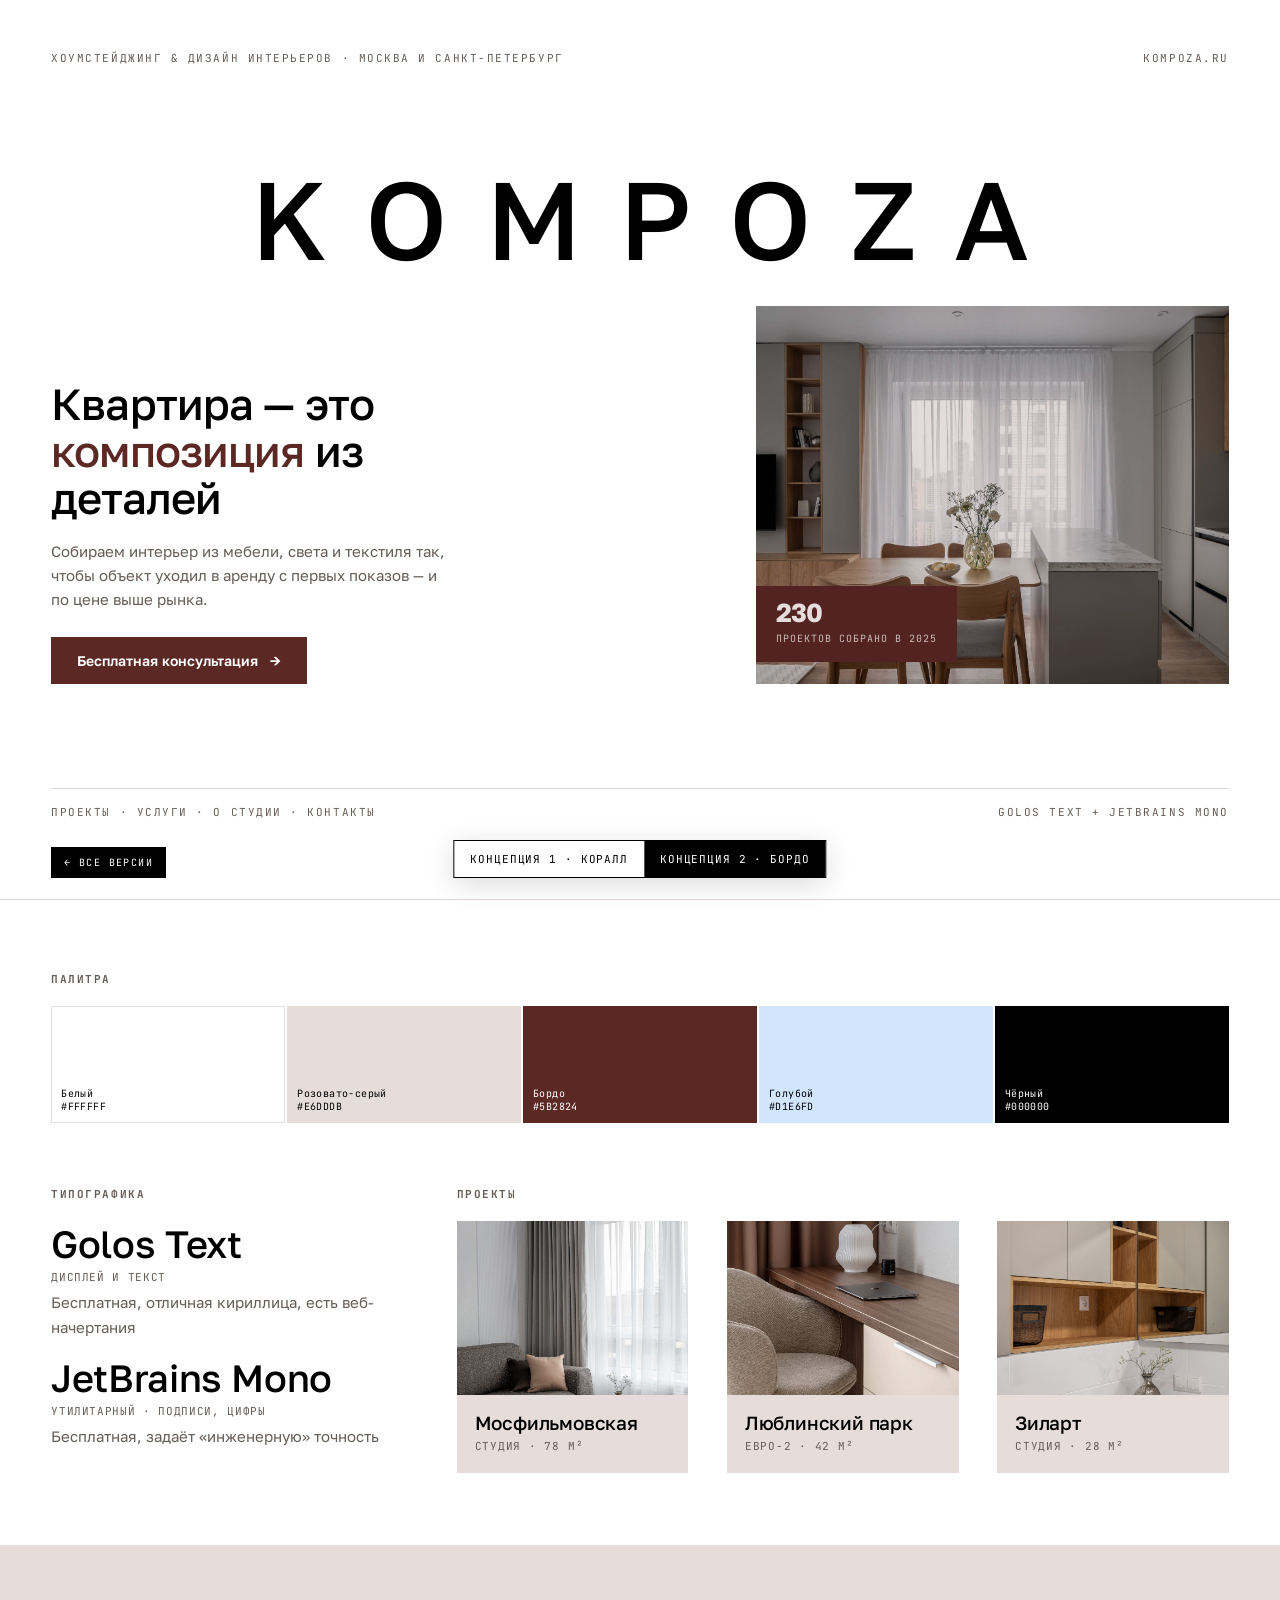
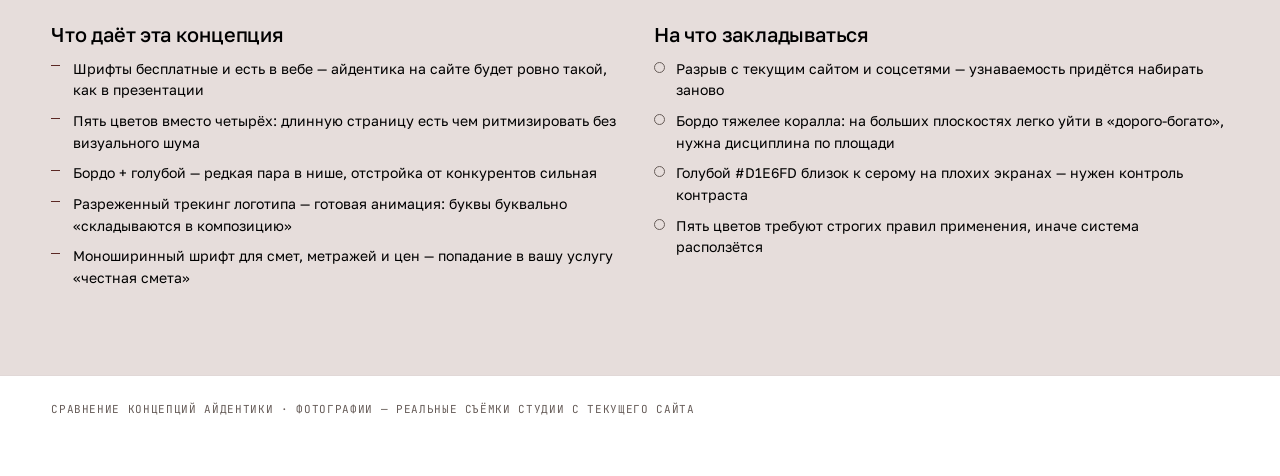
<file: design/concepts.html>
<!doctype html>
<html lang="ru" data-concept="2">
<head>
<meta charset="utf-8">
<meta name="viewport" content="width=device-width, initial-scale=1">
<title>KOMPOZA — сравнение концепций айдентики</title>
<link rel="preconnect" href="https://fonts.googleapis.com">
<link rel="preconnect" href="https://fonts.gstatic.com" crossorigin>
<link href="https://fonts.googleapis.com/css2?family=Golos+Text:wght@400;500;600;700;900&family=JetBrains+Mono:wght@400;500&family=Inter+Tight:wght@400;500;600;700;900&family=PT+Serif:ital,wght@0,400;0,700;1,400&display=swap" rel="stylesheet">
<style>
/* ============ TOKENS ============ */
:root{
  --ease: cubic-bezier(.22,1,.36,1);
  --ease-io: cubic-bezier(.65,0,.35,1);
  --dur: .9s;
  --gut: clamp(20px, 4vw, 64px);
}

/* Концепция 1 — коралл */
[data-concept="1"]{
  --bg:        #FFFFFF;
  --surface:   #EDE6E2;
  --ink:       #000000;
  --accent:    #FF9775;
  --accent-ink:#000000;
  --muted:     #665C58;
  --line:      rgba(0,0,0,.12);
  --display:   'Inter Tight', system-ui, sans-serif;
  --body:      'Inter Tight', system-ui, sans-serif;
  --util:      'Inter Tight', system-ui, sans-serif;  /* служебное — тот же гротеск */
  --accent-face:'PT Serif', Georgia, serif;           /* засечный только как акцент */
  --track:     -.045em;   /* плотный логотип */
  --radius:    2px;
  --disp-weight: 700;
}
/* Концепция 2 — бордо */
[data-concept="2"]{
  --bg:        #FFFFFF;
  --surface:   #E6DDDB;
  --ink:       #000000;
  --accent:    #5B2824;
  --accent-ink:#FFFFFF;
  --cool:      #D1E6FD;
  --muted:     #665C58;
  --line:      rgba(91,40,36,.18);
  --display:   'Golos Text', system-ui, sans-serif;
  --body:      'Golos Text', system-ui, sans-serif;
  --util:      'JetBrains Mono', ui-monospace, monospace;
  --accent-face:'Golos Text', system-ui, sans-serif;
  --track:     .34em;     /* разреженный логотип */
  --radius:    0px;
  --disp-weight: 500;
}
[data-concept="1"]{ --cool: #EDE6E2; }

*{box-sizing:border-box}
html,body{margin:0;padding:0}
body{
  background:var(--bg); color:var(--ink);
  font-family:var(--body);
  -webkit-font-smoothing:antialiased;
  transition:background var(--dur) var(--ease), color var(--dur) var(--ease);
  overflow-x:hidden;
}
img{max-width:100%;display:block}

/* ============ ПЕРЕКЛЮЧАТЕЛЬ ============ */
.switch{
  position:fixed; z-index:100; bottom:22px; left:50%; transform:translateX(-50%);
  display:flex; gap:0; align-items:stretch;
  border:1px solid var(--ink); background:var(--bg);
  box-shadow:0 6px 28px rgba(0,0,0,.14);
  transition:border-color var(--dur) var(--ease), background var(--dur) var(--ease);
}
.switch button{
  font-family:var(--util); font-size:11px; letter-spacing:.08em; text-transform:uppercase;
  padding:11px 16px; border:0; background:transparent; color:var(--ink); cursor:pointer;
  transition:background .45s var(--ease), color .45s var(--ease);
}
.switch button[aria-pressed="true"]{ background:var(--ink); color:var(--bg); }
.switch button:focus-visible{ outline:2px solid var(--accent); outline-offset:2px; }

/* ============ HERO ============ */
.hero{
  min-height:100svh; position:relative; display:grid;
  grid-template-rows:auto 1fr auto; padding:var(--gut); padding-bottom:80px; gap:24px;
  border-bottom:1px solid var(--line);
}
.topbar{display:flex; justify-content:space-between; align-items:baseline; gap:24px; flex-wrap:wrap}
.eyebrow{
  font-family:var(--util); font-size:11px; letter-spacing:.14em; text-transform:uppercase;
  color:var(--muted); transition:font-family var(--dur) var(--ease);
}

/* Логотип: буквы как отдельные «детали» */
.wordmark{
  display:flex; justify-content:center; align-items:center; flex-wrap:nowrap;
  white-space:nowrap; max-width:100%;
  font-family:var(--display); font-weight:var(--disp-weight);
  font-size:clamp(30px, 8.6vw, 124px); line-height:.9;
  letter-spacing:var(--track);
  transition:letter-spacing var(--dur) var(--ease), font-weight var(--dur) var(--ease);
}
/* letter-spacing добавляет пробел и после последней буквы — снимаем его, иначе логотип уезжает вправо */
.wordmark span:last-child{ margin-right:calc(-1 * var(--track)); }
.wordmark span{
  display:inline-block;
  transition:transform var(--dur) var(--ease), color var(--dur) var(--ease);
  will-change:transform;
}
/* при переключении буквы «разлетаются и пересобираются» */
.wordmark.morph span{ transform:translateY(var(--dy)) rotate(var(--dr)); }

.hero-body{
  display:grid; grid-template-columns:1fr; gap:clamp(24px,5vw,64px);
  align-items:end;
}
@media(min-width:900px){ .hero-body{grid-template-columns:1.15fr .85fr} }

.claim{
  font-family:var(--display); font-weight:var(--disp-weight);
  font-size:clamp(26px,3.4vw,46px); line-height:1.08; letter-spacing:-.02em;
  max-width:16ch; margin:0;
}
[data-concept="1"] .claim em{ font-family:var(--accent-face); font-style:italic; font-weight:400; }
[data-concept="2"] .claim em{ font-style:normal; color:var(--accent); }

.lede{ color:var(--muted); font-size:15px; line-height:1.6; max-width:44ch; margin:18px 0 0 }

/* Фото-панель с «деталями» */
.stage{ position:relative; aspect-ratio:5/4; max-height:44svh; overflow:hidden; border-radius:var(--radius); background:var(--surface); }
.stage img{ width:100%; height:100%; object-fit:cover; }
.stage::after{
  content:""; position:absolute; inset:0;
  background:var(--accent); mix-blend-mode:multiply; opacity:0;
  transition:opacity var(--dur) var(--ease);
}
[data-concept="2"] .stage::after{ opacity:.16 }
[data-concept="1"] .stage::after{ opacity:.10 }

/* Плашка-«деталь», парящая над фото */
.detail-chip{
  position:absolute; left:0; bottom:22px; padding:14px 20px 16px;
  background:var(--accent); color:var(--accent-ink);
  transition:background var(--dur) var(--ease), color var(--dur) var(--ease);
  max-width:76%;
}
.detail-chip b{ display:block; font-size:26px; font-weight:700; letter-spacing:-.02em; line-height:1 }
.detail-chip small{ font-family:var(--util); font-size:10px; letter-spacing:.1em; text-transform:uppercase; opacity:.82 }

.hero-foot{ display:flex; justify-content:space-between; align-items:center; gap:20px; flex-wrap:wrap;
  border-top:1px solid var(--line); padding-top:16px }

.cta{
  display:inline-flex; align-items:center; gap:12px;
  background:var(--accent); color:var(--accent-ink);
  border:0; border-radius:var(--radius);
  font-family:var(--body); font-size:14px; font-weight:600;
  padding:15px 26px; cursor:pointer; text-decoration:none;
  transition:background var(--dur) var(--ease), color var(--dur) var(--ease), transform .3s var(--ease);
}
.cta:hover{ transform:translateX(4px) }
.cta:focus-visible{ outline:2px solid var(--ink); outline-offset:3px }

/* ============ СИСТЕМА ============ */
.system{ padding:clamp(48px,8vh,110px) var(--gut); display:grid; gap:clamp(32px,5vw,64px) }
.sec-title{
  font-family:var(--util); font-size:11px; letter-spacing:.14em; text-transform:uppercase;
  color:var(--muted); margin:0 0 20px
}
.grid3{ display:grid; gap:clamp(20px,3vw,40px); grid-template-columns:1fr }
@media(min-width:820px){ .grid3{grid-template-columns:repeat(3,1fr)} }

/* палитра */
.swatches{ display:grid; grid-template-columns:repeat(auto-fit,minmax(96px,1fr)); gap:2px }
.sw{ height:clamp(92px,13vh,132px); display:flex; align-items:flex-end; padding:10px;
  font-family:var(--util); font-size:10px; letter-spacing:.04em;
  transition:background var(--dur) var(--ease), color var(--dur) var(--ease) }

/* типографика */
.type-spec dt{ font-family:var(--display); font-size:clamp(24px,3vw,38px); font-weight:var(--disp-weight); letter-spacing:-.01em; margin-top:14px }
.type-spec dd{ margin:4px 0 0; font-family:var(--util); font-size:11px; letter-spacing:.06em; color:var(--muted); text-transform:uppercase }
.type-sample{ font-size:15px; line-height:1.65; color:var(--muted); margin-top:6px; font-family:var(--body) }

/* карточка проекта */
.card{ border-radius:var(--radius); overflow:hidden; background:var(--surface);
  transition:background var(--dur) var(--ease), transform .5s var(--ease) }
.card:hover{ transform:translateY(-6px) }
.card .ph{ aspect-ratio:4/3; overflow:hidden }
.card .ph img{ width:100%;height:100%;object-fit:cover; transition:transform .8s var(--ease) }
.card:hover .ph img{ transform:scale(1.05) }
.card .meta{ padding:16px 18px 20px }
.card h4{ margin:0; font-family:var(--display); font-weight:var(--disp-weight); font-size:19px; letter-spacing:-.01em }
.card p{ margin:5px 0 0; font-family:var(--util); font-size:11px; letter-spacing:.07em; text-transform:uppercase; color:var(--muted) }

/* заметки */
.notes{ background:var(--surface); padding:clamp(36px,6vw,80px) var(--gut);
  transition:background var(--dur) var(--ease) }
.notes-inner{ display:grid; gap:28px; grid-template-columns:1fr }
@media(min-width:820px){ .notes-inner{grid-template-columns:1fr 1fr} }
.note h3{ font-family:var(--display); font-weight:var(--disp-weight); font-size:20px; margin:0 0 12px; letter-spacing:-.01em }
.note ul{ margin:0; padding-left:0; list-style:none }
.note li{ position:relative; padding-left:22px; margin-bottom:9px; font-size:14px; line-height:1.55 }
.note li::before{ content:""; position:absolute; left:0; top:.55em; width:9px; height:1px; background:var(--accent);
  transition:background var(--dur) var(--ease) }
.note li.warn::before{ height:9px; top:.28em; width:9px; border-radius:50%; background:transparent; border:1px solid var(--muted) }

.foot{ padding:26px var(--gut) 60px; font-family:var(--util); font-size:11px; letter-spacing:.06em;
  color:var(--muted); text-transform:uppercase; border-top:1px solid var(--line) }

/* появление по скроллу */
.reveal{ opacity:0; transform:translateY(26px); transition:opacity .8s var(--ease), transform .8s var(--ease) }
.reveal.in{ opacity:1; transform:none }

@media (prefers-reduced-motion: reduce){
  *,*::before,*::after{ animation-duration:.01ms!important; transition-duration:.01ms!important }
  .reveal{opacity:1;transform:none}
}
</style>
</head>
<body>

<a href="../index.html" style="position:fixed;z-index:200;left:var(--gut);bottom:22px;background:var(--ink);
  color:var(--bg);font-family:var(--util);font-size:10px;letter-spacing:.14em;text-transform:uppercase;
  padding:9px 13px;text-decoration:none">← Все версии</a>

<div class="switch" role="group" aria-label="Выбор концепции айдентики">
  <button type="button" data-set="1" aria-pressed="false">Концепция 1 · коралл</button>
  <button type="button" data-set="2" aria-pressed="true">Концепция 2 · бордо</button>
</div>

<header class="hero">
  <div class="topbar">
    <span class="eyebrow" id="tagline">Хоумстейджинг &amp; дизайн интерьеров · Москва и Санкт-Петербург</span>
    <span class="eyebrow">kompoza.ru</span>
  </div>

  <div style="display:grid;gap:clamp(18px,3vw,38px);align-content:center;min-height:0">
    <div class="wordmark" id="wordmark" aria-label="KOMPOZA"></div>

    <div class="hero-body">
      <div>
        <h1 class="claim" id="claim">Квартира — это <em>композиция</em> из деталей</h1>
        <p class="lede" id="lede">Собираем интерьер из мебели, света и текстиля так, чтобы объект уходил в аренду с первых показов — и по цене выше рынка.</p>
        <div style="margin-top:26px"><a class="cta" href="#" onclick="return false">Бесплатная консультация <span aria-hidden="true">→</span></a></div>
      </div>

      <figure class="stage" style="margin:0">
        <img src="img/p1.jpg" alt="Интерьер гостиной, проект студии KOMPOZA">
        <figcaption class="detail-chip"><b>230</b><small>проектов собрано в 2025</small></figcaption>
      </figure>
    </div>
  </div>

  <div class="hero-foot">
    <span class="eyebrow">Проекты · Услуги · О студии · Контакты</span>
    <span class="eyebrow" id="fontnote">Golos Text + JetBrains Mono</span>
  </div>
</header>

<main>
  <section class="system">
    <div class="reveal">
      <h2 class="sec-title">Палитра</h2>
      <div class="swatches" id="swatches"></div>
    </div>

    <div class="grid3">
      <div class="reveal">
        <h2 class="sec-title">Типографика</h2>
        <dl class="type-spec" id="typespec"></dl>
      </div>
      <div class="reveal" style="grid-column:span 2">
        <h2 class="sec-title">Проекты</h2>
        <div class="grid3" style="grid-template-columns:repeat(auto-fit,minmax(210px,1fr))">
          <article class="card">
            <div class="ph"><img src="img/p2.jpg" alt="Проект на Мосфильмовской"></div>
            <div class="meta"><h4>Мосфильмовская</h4><p>Студия · 78 м²</p></div>
          </article>
          <article class="card">
            <div class="ph"><img src="img/p3.jpg" alt="Проект в ЖК Люблинский парк"></div>
            <div class="meta"><h4>Люблинский парк</h4><p>Евро-2 · 42 м²</p></div>
          </article>
          <article class="card">
            <div class="ph"><img src="img/p4.jpg" alt="Проект в ЖК Зиларт"></div>
            <div class="meta"><h4>Зиларт</h4><p>Студия · 28 м²</p></div>
          </article>
        </div>
      </div>
    </div>
  </section>

  <section class="notes">
    <div class="notes-inner">
      <div class="note reveal">
        <h3 id="note-title">Что даёт эта концепция</h3>
        <ul id="note-pros"></ul>
      </div>
      <div class="note reveal">
        <h3>На что закладываться</h3>
        <ul id="note-cons"></ul>
      </div>
    </div>
  </section>
</main>

<footer class="foot">
  Сравнение концепций айдентики · фотографии — реальные съёмки студии с текущего сайта
</footer>

<script>
const DATA = {
  "1": {
    tagline: "Хоумстейджинг & дизайн интерьеров · Москва и Санкт-Петербург",
    claim: 'Важна <em>каждая деталь</em>',
    lede: 'Собираем интерьер из мебели, света и текстиля так, чтобы объект уходил в аренду с первых показов — и по цене выше рынка.',
    fontnote: 'Oceanic Grotesk + Oceanic Text · подстановка',
    swatches: [
      ["#FFFFFF","#000000","Белый"],
      ["#EDE6E2","#000000","Тёплый греж"],
      ["#000000","#FFFFFF","Чёрный"],
      ["#FF9775","#000000","Коралл"]
    ],
    type: [
      ["Oceanic Grotesk","Дисплей · заголовки","Подставлен Inter Tight — Oceanic лицензируется платно"],
      ["Oceanic Text","Акцент · цитаты","Подставлен PT Serif"]
    ],
    pros: [
      "Прямая преемственность: текущий сайт и соцсети уже коралловые — узнаваемость не сбрасывается в ноль",
      "Коралл на беже читается тепло и «жилой», это точное попадание в хоумстейджинг",
      "Высокий контраст акцента — CTA и цены выделяются без усилий",
      "Палитра из 4 цветов проще в поддержке и сложнее испортить"
    ],
    cons: [
      "Шрифты Oceanic от TypeToday — платная лицензия, для веба нужна отдельная (webfont)",
      "Пока лицензии нет, сайт будет жить на подстановке — айдентика поедет",
      "Коралл — самый частый акцент в нише ремонта и дизайна, отстройки от конкурентов даёт меньше",
      "Всего один акцентный цвет: длинную страницу с 12 секциями им сложно ритмизировать"
    ]
  },
  "2": {
    tagline: "Хоумстейджинг & дизайн интерьеров · Москва и Санкт-Петербург",
    claim: 'Квартира — это <em>композиция</em> из деталей',
    lede: 'Собираем интерьер из мебели, света и текстиля так, чтобы объект уходил в аренду с первых показов — и по цене выше рынка.',
    fontnote: 'Golos Text + JetBrains Mono',
    swatches: [
      ["#FFFFFF","#000000","Белый"],
      ["#E6DDDB","#000000","Розовато-серый"],
      ["#5B2824","#FFFFFF","Бордо"],
      ["#D1E6FD","#000000","Голубой"],
      ["#000000","#FFFFFF","Чёрный"]
    ],
    type: [
      ["Golos Text","Дисплей и текст","Бесплатная, отличная кириллица, есть веб-начертания"],
      ["JetBrains Mono","Утилитарный · подписи, цифры","Бесплатная, задаёт «инженерную» точность"]
    ],
    pros: [
      "Шрифты бесплатные и есть в вебе — айдентика на сайте будет ровно такой, как в презентации",
      "Пять цветов вместо четырёх: длинную страницу есть чем ритмизировать без визуального шума",
      "Бордо + голубой — редкая пара в нише, отстройка от конкурентов сильная",
      "Разреженный трекинг логотипа — готовая анимация: буквы буквально «складываются в композицию»",
      "Моноширинный шрифт для смет, метражей и цен — попадание в вашу услугу «честная смета»"
    ],
    cons: [
      "Разрыв с текущим сайтом и соцсетями — узнаваемость придётся набирать заново",
      "Бордо тяжелее коралла: на больших плоскостях легко уйти в «дорого-богато», нужна дисциплина по площади",
      "Голубой #D1E6FD близок к серому на плохих экранах — нужен контроль контраста",
      "Пять цветов требуют строгих правил применения, иначе система расползётся"
    ]
  }
};

const root = document.documentElement;
const LETTERS = "KOMPOZA".split("");

// собрать логотип из букв-«деталей»
const wm = document.getElementById('wordmark');
wm.innerHTML = LETTERS.map(l => `<span>${l}</span>`).join('');
const spans = [...wm.querySelectorAll('span')];

function render(c){
  const d = DATA[c];
  document.getElementById('tagline').textContent = d.tagline;
  document.getElementById('claim').innerHTML = d.claim;
  document.getElementById('lede').textContent = d.lede;
  document.getElementById('fontnote').textContent = d.fontnote;

  document.getElementById('swatches').innerHTML = d.swatches
    .map(([bg,fg,name]) => `<div class="sw" style="background:${bg};color:${fg};${bg==='#FFFFFF'?'box-shadow:inset 0 0 0 1px rgba(0,0,0,.12)':''}">${name}<br>${bg}</div>`)
    .join('');

  document.getElementById('typespec').innerHTML = d.type
    .map(([n,role,note]) => `<dt>${n}</dt><dd>${role}</dd><p class="type-sample">${note}</p>`)
    .join('');

  document.getElementById('note-pros').innerHTML = d.pros.map(t=>`<li>${t}</li>`).join('');
  document.getElementById('note-cons').innerHTML = d.cons.map(t=>`<li class="warn">${t}</li>`).join('');
}

// разлёт и пересборка букв при смене концепции
function morph(){
  const reduce = matchMedia('(prefers-reduced-motion: reduce)').matches;
  if (reduce) return;
  spans.forEach((s,i)=>{
    const dir = i % 2 ? 1 : -1;
    s.style.setProperty('--dy', (14 + i*7) * dir + 'px');
    s.style.setProperty('--dr', (dir * (2 + i*.6)) + 'deg');
  });
  wm.classList.add('morph');
  setTimeout(()=>{
    wm.classList.remove('morph');
    spans.forEach(s=>{ s.style.setProperty('--dy','0px'); s.style.setProperty('--dr','0deg'); });
  }, 240);
}

function setConcept(c){
  root.setAttribute('data-concept', c);
  document.querySelectorAll('.switch button').forEach(b=>{
    b.setAttribute('aria-pressed', String(b.dataset.set === c));
  });
  morph();
  render(c);
}

document.querySelectorAll('.switch button').forEach(b=>{
  b.addEventListener('click', ()=> setConcept(b.dataset.set));
});

// появление секций
const io = new IntersectionObserver(es=>{
  es.forEach(e=>{ if(e.isIntersecting){ e.target.classList.add('in'); io.unobserve(e.target); } });
},{threshold:.12});
document.querySelectorAll('.reveal').forEach(el=>io.observe(el));

render('2');

// клавиши 1/2 для быстрого переключения
addEventListener('keydown', e=>{
  if(e.key === '1' || e.key === '2') setConcept(e.key);
});
</script>
</body>
</html>
</file>
